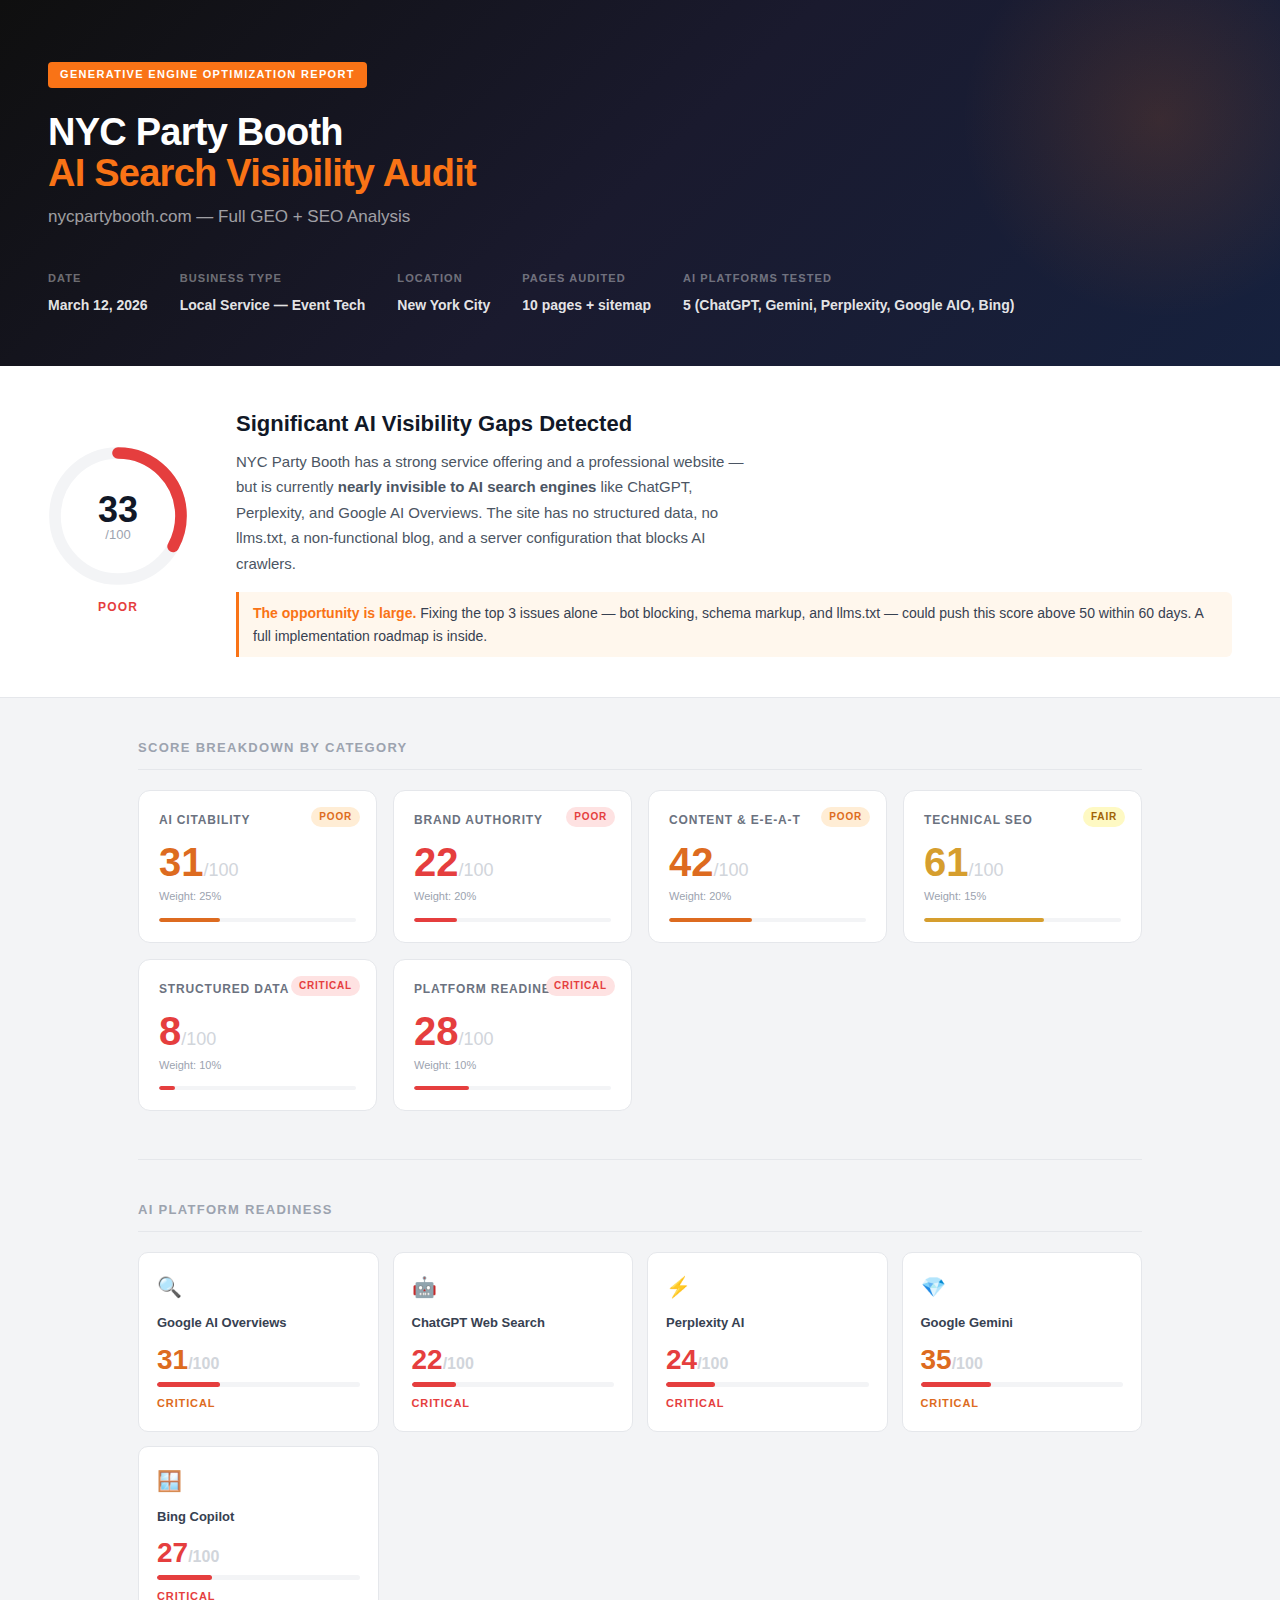
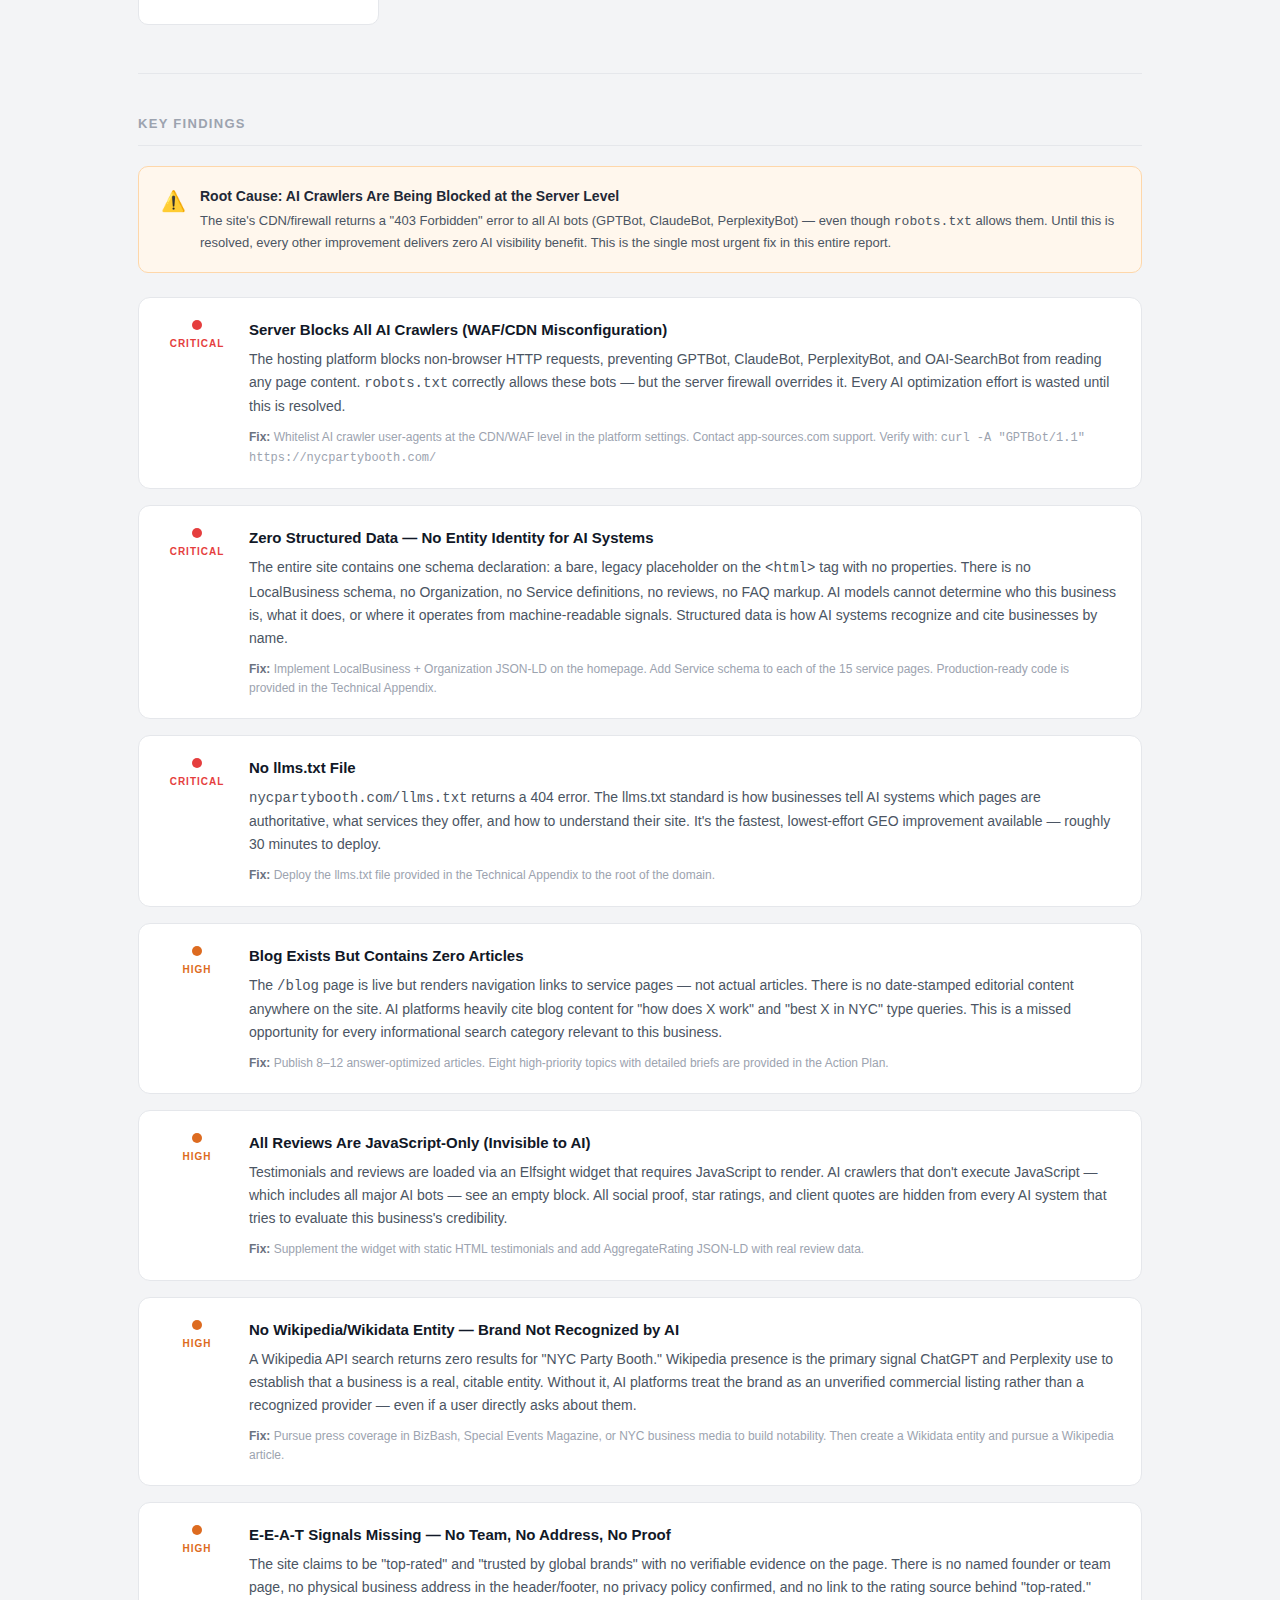
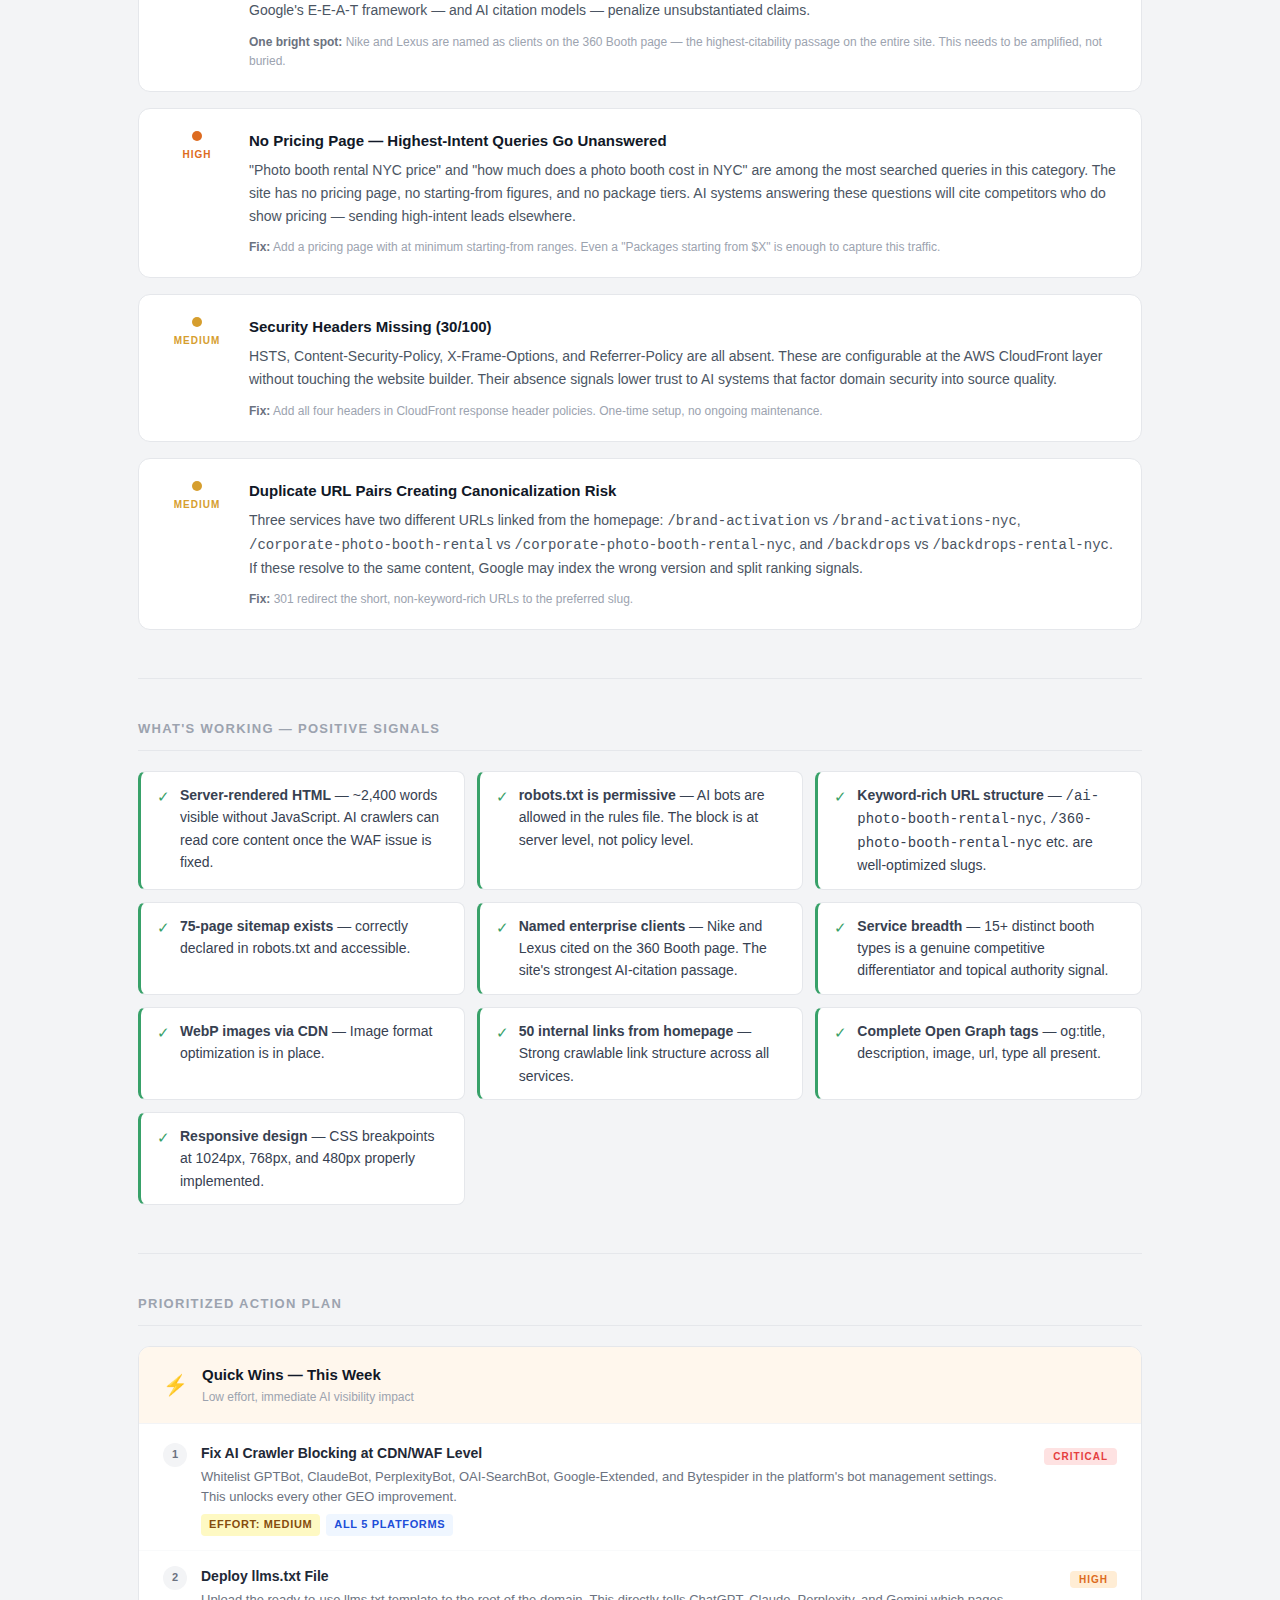
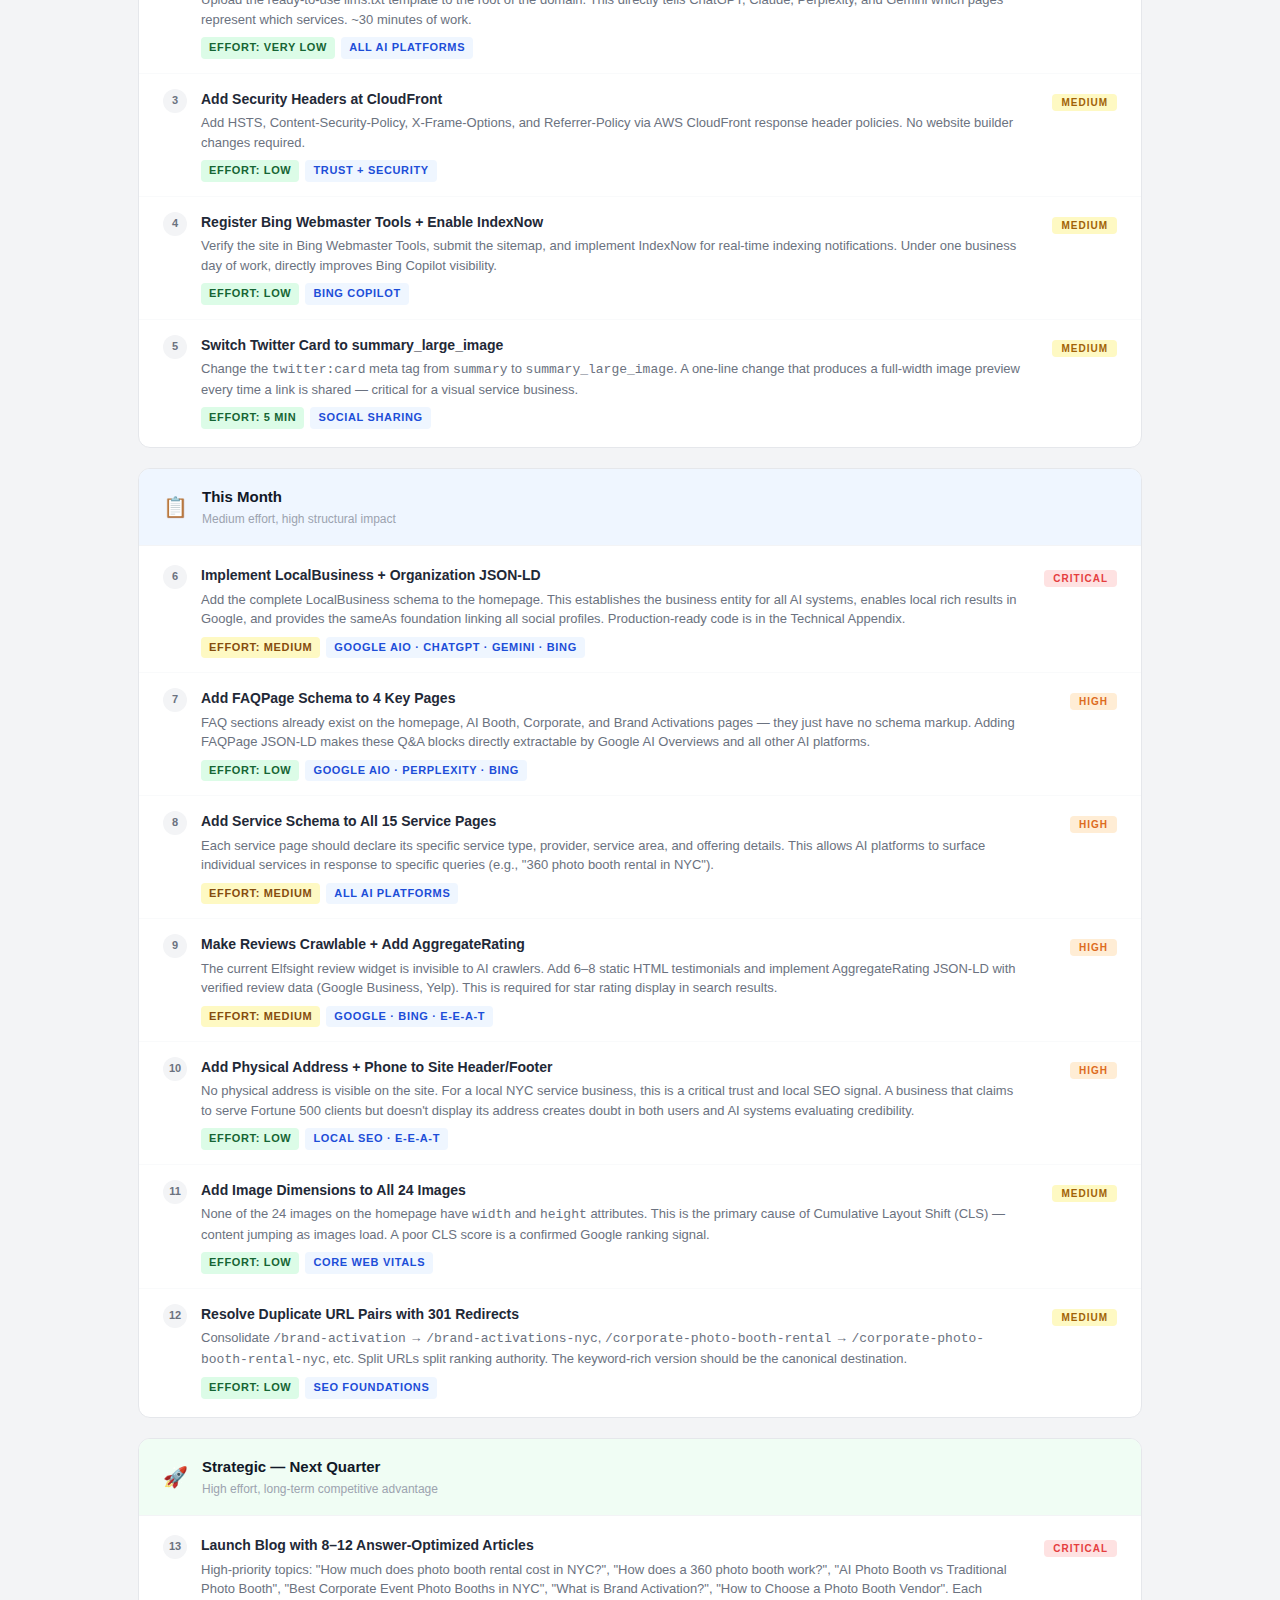
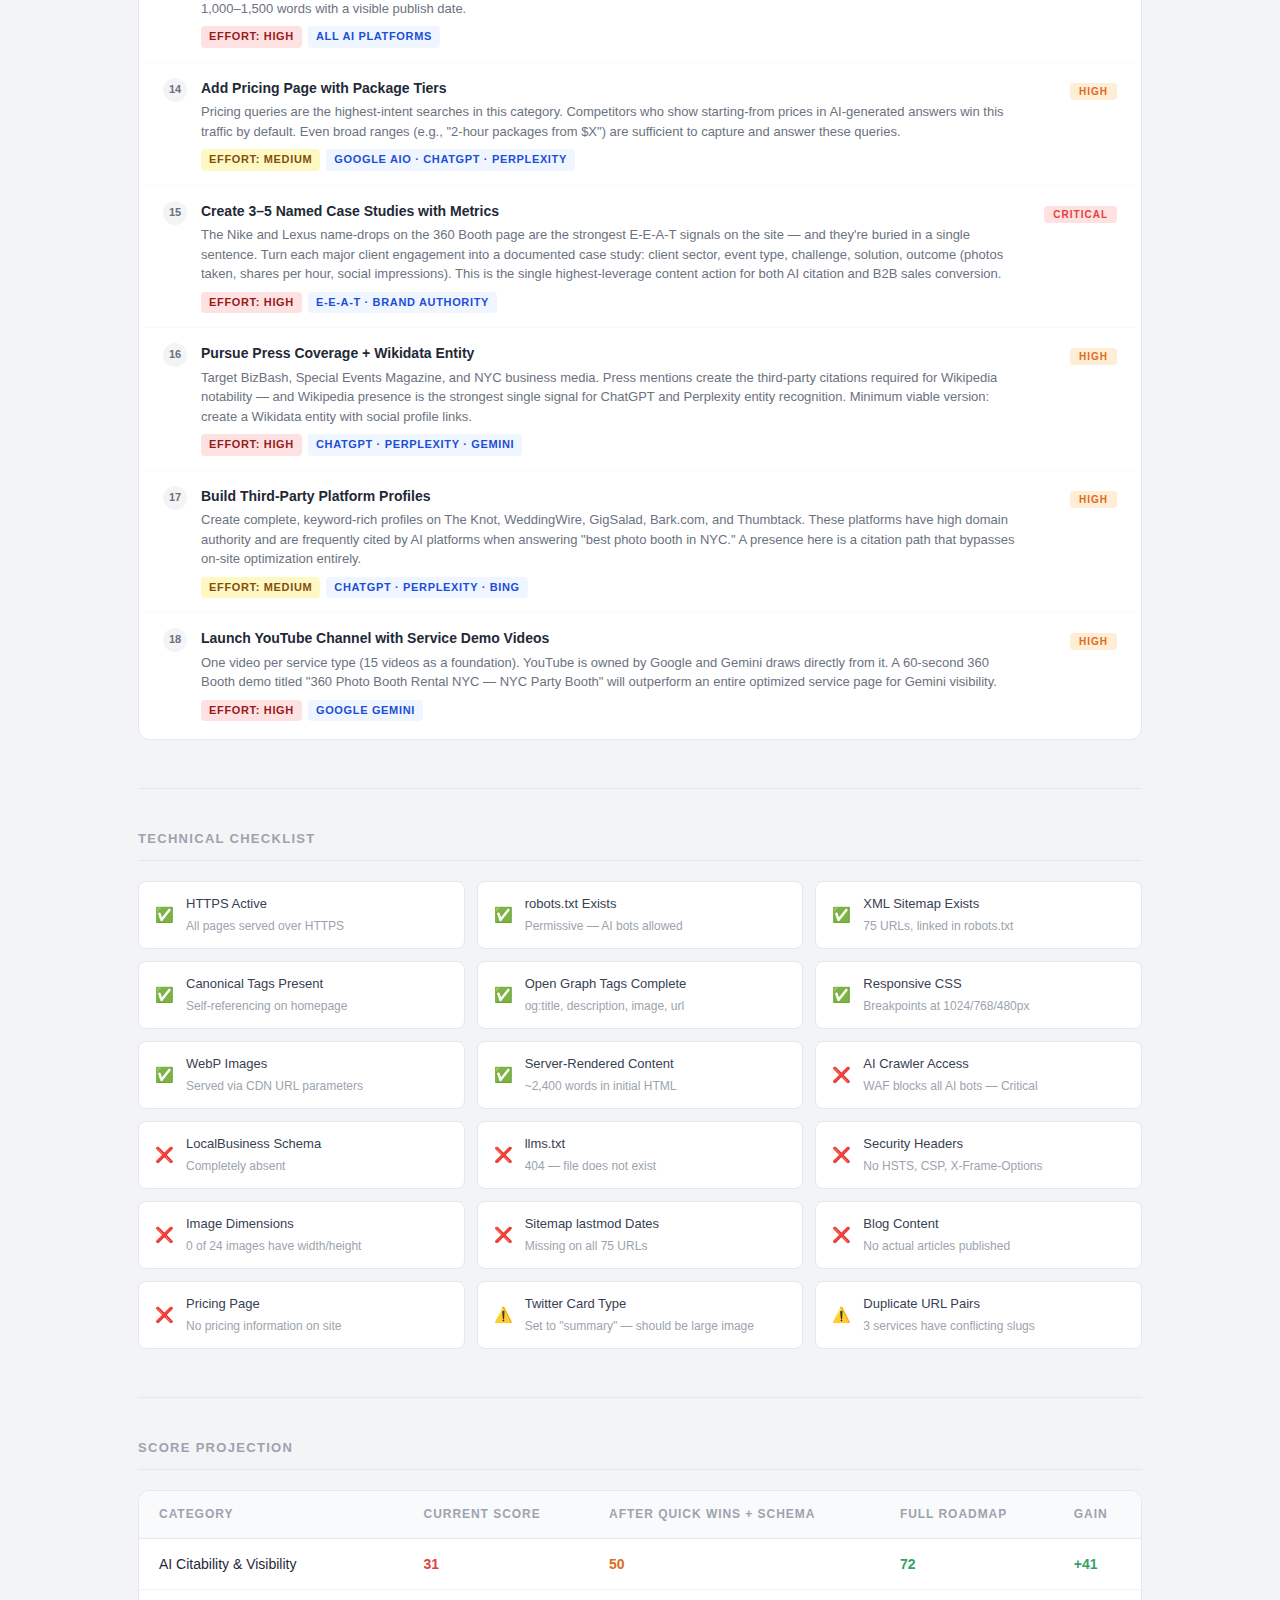
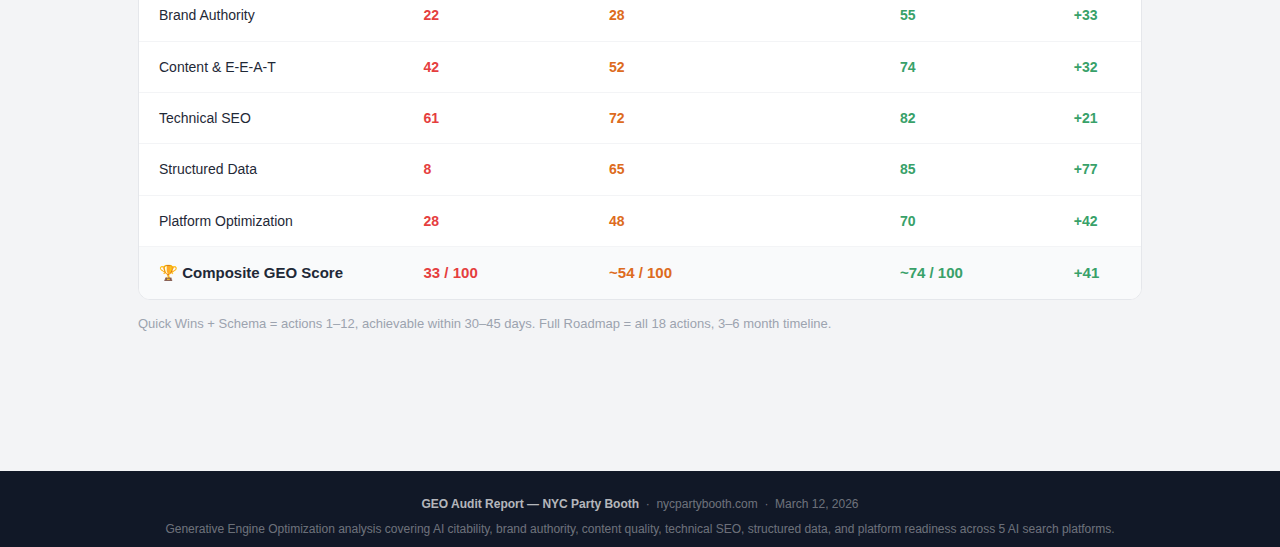
<file: GEO-AUDIT-REPORT-NYCPARTYBOOTH.html>
<!DOCTYPE html>
<html lang="en">
<head>
<meta charset="UTF-8" />
<meta name="viewport" content="width=device-width, initial-scale=1.0" />
<title>GEO Audit Report — NYC Party Booth</title>
<style>
  :root {
    --red:    #e53e3e;
    --orange: #dd6b20;
    --yellow: #d69e2e;
    --green:  #38a169;
    --blue:   #3182ce;
    --purple: #805ad5;
    --gray-50:  #f9fafb;
    --gray-100: #f3f4f6;
    --gray-200: #e5e7eb;
    --gray-300: #d1d5db;
    --gray-400: #9ca3af;
    --gray-500: #6b7280;
    --gray-600: #4b5563;
    --gray-700: #374151;
    --gray-800: #1f2937;
    --gray-900: #111827;
    --accent: #f97316;
    --accent-light: #fff7ed;
  }

  * { box-sizing: border-box; margin: 0; padding: 0; }

  body {
    font-family: -apple-system, BlinkMacSystemFont, 'Segoe UI', Roboto, sans-serif;
    background: var(--gray-100);
    color: var(--gray-800);
    line-height: 1.6;
  }

  /* ── COVER ── */
  .cover {
    background: linear-gradient(135deg, #0f0f0f 0%, #1a1a2e 50%, #16213e 100%);
    color: white;
    padding: 60px 48px 48px;
    position: relative;
    overflow: hidden;
  }
  .cover::before {
    content: '';
    position: absolute;
    top: -80px; right: -80px;
    width: 400px; height: 400px;
    background: radial-gradient(circle, rgba(249,115,22,0.15) 0%, transparent 70%);
    border-radius: 50%;
  }
  .cover-tag {
    display: inline-block;
    background: var(--accent);
    color: white;
    font-size: 11px;
    font-weight: 700;
    letter-spacing: 0.12em;
    text-transform: uppercase;
    padding: 4px 12px;
    border-radius: 4px;
    margin-bottom: 24px;
  }
  .cover h1 {
    font-size: 38px;
    font-weight: 800;
    letter-spacing: -0.02em;
    line-height: 1.1;
    margin-bottom: 8px;
  }
  .cover h1 span { color: var(--accent); }
  .cover-sub {
    font-size: 17px;
    color: rgba(255,255,255,0.6);
    margin-bottom: 40px;
  }
  .cover-meta {
    display: flex;
    gap: 32px;
    flex-wrap: wrap;
  }
  .cover-meta-item label {
    display: block;
    font-size: 11px;
    font-weight: 600;
    letter-spacing: 0.1em;
    text-transform: uppercase;
    color: rgba(255,255,255,0.4);
    margin-bottom: 4px;
  }
  .cover-meta-item span {
    font-size: 14px;
    font-weight: 600;
    color: rgba(255,255,255,0.9);
  }

  /* ── SCORE HERO ── */
  .score-hero {
    background: white;
    border-bottom: 1px solid var(--gray-200);
    padding: 40px 48px;
  }
  .score-hero-inner {
    display: flex;
    align-items: center;
    gap: 48px;
    flex-wrap: wrap;
  }
  .big-score {
    text-align: center;
    flex-shrink: 0;
  }
  .big-score-ring {
    width: 140px;
    height: 140px;
    position: relative;
    margin: 0 auto 12px;
  }
  .big-score-ring svg { width: 100%; height: 100%; transform: rotate(-90deg); }
  .big-score-ring .track { fill: none; stroke: var(--gray-100); stroke-width: 10; }
  .big-score-ring .fill  { fill: none; stroke: var(--red); stroke-width: 10; stroke-linecap: round;
    stroke-dasharray: 339.29; stroke-dashoffset: 227.33; transition: stroke-dashoffset 1s ease; }
  .big-score-num {
    position: absolute;
    top: 50%; left: 50%;
    transform: translate(-50%,-50%);
    font-size: 36px;
    font-weight: 800;
    color: var(--gray-900);
    line-height: 1;
  }
  .big-score-num small { display: block; font-size: 13px; font-weight: 500; color: var(--gray-400); }
  .big-score-label {
    font-size: 12px;
    font-weight: 700;
    text-transform: uppercase;
    letter-spacing: 0.1em;
    color: var(--red);
  }
  .score-summary {
    flex: 1;
    min-width: 260px;
  }
  .score-summary h2 {
    font-size: 22px;
    font-weight: 700;
    margin-bottom: 8px;
    color: var(--gray-900);
  }
  .score-summary p {
    font-size: 15px;
    color: var(--gray-600);
    max-width: 520px;
    line-height: 1.7;
  }
  .score-summary .highlight {
    background: #fff7ed;
    border-left: 3px solid var(--accent);
    padding: 10px 14px;
    border-radius: 0 6px 6px 0;
    margin-top: 16px;
    font-size: 14px;
    color: var(--gray-700);
  }
  .score-summary .highlight strong { color: var(--accent); }

  /* ── LAYOUT ── */
  .container { max-width: 1100px; margin: 0 auto; padding: 40px 48px; }
  .section { margin-bottom: 48px; }
  .section-title {
    font-size: 13px;
    font-weight: 700;
    text-transform: uppercase;
    letter-spacing: 0.1em;
    color: var(--gray-400);
    margin-bottom: 20px;
    padding-bottom: 10px;
    border-bottom: 1px solid var(--gray-200);
  }

  /* ── SCORE GRID ── */
  .score-grid {
    display: grid;
    grid-template-columns: repeat(auto-fill, minmax(200px, 1fr));
    gap: 16px;
  }
  .score-card {
    background: white;
    border-radius: 12px;
    padding: 20px;
    border: 1px solid var(--gray-200);
    position: relative;
    overflow: hidden;
  }
  .score-card-name {
    font-size: 12px;
    font-weight: 600;
    text-transform: uppercase;
    letter-spacing: 0.07em;
    color: var(--gray-500);
    margin-bottom: 12px;
  }
  .score-card-num {
    font-size: 40px;
    font-weight: 800;
    line-height: 1;
    margin-bottom: 4px;
  }
  .score-card-denom {
    font-size: 18px;
    font-weight: 400;
    color: var(--gray-300);
  }
  .score-card-bar {
    height: 4px;
    background: var(--gray-100);
    border-radius: 2px;
    margin-top: 12px;
    overflow: hidden;
  }
  .score-card-bar-fill {
    height: 100%;
    border-radius: 2px;
    transition: width 0.8s ease;
  }
  .score-card-badge {
    position: absolute;
    top: 16px; right: 16px;
    font-size: 10px;
    font-weight: 700;
    text-transform: uppercase;
    letter-spacing: 0.08em;
    padding: 2px 8px;
    border-radius: 20px;
  }
  .score-card-weight {
    font-size: 11px;
    color: var(--gray-400);
    margin-top: 6px;
  }

  .status-critical { color: var(--red); }
  .status-poor     { color: var(--orange); }
  .status-fair     { color: var(--yellow); }
  .status-good     { color: var(--green); }

  .badge-critical { background: #fee2e2; color: var(--red); }
  .badge-poor     { background: #ffedd5; color: var(--orange); }
  .badge-fair     { background: #fef9c3; color: #a16207; }
  .badge-good     { background: #dcfce7; color: var(--green); }

  .bar-critical { background: var(--red); }
  .bar-poor     { background: var(--orange); }
  .bar-fair     { background: var(--yellow); }
  .bar-good     { background: var(--green); }

  /* ── PLATFORM GRID ── */
  .platform-grid {
    display: grid;
    grid-template-columns: repeat(auto-fill, minmax(190px, 1fr));
    gap: 14px;
  }
  .platform-card {
    background: white;
    border-radius: 10px;
    border: 1px solid var(--gray-200);
    padding: 18px;
  }
  .platform-logo {
    font-size: 20px;
    margin-bottom: 10px;
  }
  .platform-name {
    font-size: 13px;
    font-weight: 700;
    color: var(--gray-700);
    margin-bottom: 12px;
  }
  .platform-score {
    font-size: 28px;
    font-weight: 800;
    line-height: 1;
    margin-bottom: 8px;
  }
  .platform-bar {
    height: 5px;
    background: var(--gray-100);
    border-radius: 3px;
    overflow: hidden;
  }
  .platform-bar-fill {
    height: 100%;
    border-radius: 3px;
    background: var(--red);
  }
  .platform-status {
    font-size: 11px;
    font-weight: 600;
    text-transform: uppercase;
    letter-spacing: 0.08em;
    margin-top: 8px;
  }

  /* ── FINDINGS ── */
  .findings-list { display: flex; flex-direction: column; gap: 16px; }
  .finding {
    background: white;
    border-radius: 12px;
    border: 1px solid var(--gray-200);
    padding: 20px 24px;
    display: flex;
    gap: 18px;
    align-items: flex-start;
  }
  .finding-severity {
    flex-shrink: 0;
    width: 68px;
    text-align: center;
    padding-top: 2px;
  }
  .finding-severity-dot {
    width: 10px; height: 10px;
    border-radius: 50%;
    margin: 0 auto 6px;
  }
  .finding-severity-label {
    font-size: 10px;
    font-weight: 700;
    text-transform: uppercase;
    letter-spacing: 0.1em;
  }
  .dot-critical { background: var(--red); }
  .dot-high     { background: var(--orange); }
  .dot-medium   { background: var(--yellow); }
  .dot-low      { background: var(--green); }
  .label-critical { color: var(--red); }
  .label-high     { color: var(--orange); }
  .label-medium   { color: var(--yellow); }
  .label-low      { color: var(--green); }
  .finding-body { flex: 1; }
  .finding-title {
    font-size: 15px;
    font-weight: 700;
    color: var(--gray-900);
    margin-bottom: 6px;
  }
  .finding-desc {
    font-size: 14px;
    color: var(--gray-600);
    line-height: 1.65;
  }
  .finding-impact {
    margin-top: 10px;
    font-size: 12px;
    color: var(--gray-400);
  }
  .finding-impact strong { color: var(--gray-500); }

  /* ── POSITIVE SIGNALS ── */
  .positives-grid {
    display: grid;
    grid-template-columns: repeat(auto-fill, minmax(300px, 1fr));
    gap: 12px;
  }
  .positive-item {
    background: white;
    border-radius: 8px;
    border: 1px solid var(--gray-200);
    border-left: 3px solid var(--green);
    padding: 12px 16px;
    font-size: 14px;
    color: var(--gray-700);
    display: flex;
    gap: 10px;
    align-items: flex-start;
  }
  .positive-item .check { color: var(--green); font-size: 15px; flex-shrink: 0; margin-top: 1px; }

  /* ── ACTION PLAN ── */
  .action-phase {
    background: white;
    border-radius: 12px;
    border: 1px solid var(--gray-200);
    overflow: hidden;
    margin-bottom: 20px;
  }
  .action-phase-header {
    padding: 16px 24px;
    display: flex;
    align-items: center;
    gap: 14px;
    border-bottom: 1px solid var(--gray-100);
  }
  .action-phase-header.quick  { background: #fff7ed; }
  .action-phase-header.month  { background: #eff6ff; }
  .action-phase-header.strat  { background: #f0fdf4; }
  .action-phase-icon { font-size: 20px; }
  .action-phase-title { font-size: 15px; font-weight: 700; color: var(--gray-900); }
  .action-phase-sub   { font-size: 12px; color: var(--gray-400); margin-top: 1px; }
  .action-list { padding: 4px 0; }
  .action-item {
    display: flex;
    gap: 14px;
    align-items: flex-start;
    padding: 14px 24px;
    border-bottom: 1px solid var(--gray-50);
  }
  .action-item:last-child { border-bottom: none; }
  .action-num {
    width: 24px; height: 24px;
    border-radius: 50%;
    background: var(--gray-100);
    color: var(--gray-500);
    font-size: 11px;
    font-weight: 700;
    display: flex;
    align-items: center;
    justify-content: center;
    flex-shrink: 0;
    margin-top: 1px;
  }
  .action-body { flex: 1; }
  .action-title { font-size: 14px; font-weight: 600; color: var(--gray-800); margin-bottom: 3px; }
  .action-desc  { font-size: 13px; color: var(--gray-500); line-height: 1.5; }
  .action-tags  { display: flex; gap: 6px; margin-top: 8px; flex-wrap: wrap; }
  .action-tag {
    font-size: 11px;
    font-weight: 600;
    padding: 2px 8px;
    border-radius: 4px;
    text-transform: uppercase;
    letter-spacing: 0.06em;
  }
  .tag-effort-low    { background: #dcfce7; color: #166534; }
  .tag-effort-medium { background: #fef9c3; color: #854d0e; }
  .tag-effort-high   { background: #fee2e2; color: #991b1b; }
  .tag-platform      { background: #eff6ff; color: #1d4ed8; }
  .action-meta { text-align: right; flex-shrink: 0; min-width: 80px; }
  .action-impact {
    font-size: 10px;
    font-weight: 700;
    text-transform: uppercase;
    letter-spacing: 0.1em;
    padding: 3px 9px;
    border-radius: 4px;
  }
  .impact-critical { background: #fee2e2; color: var(--red); }
  .impact-high     { background: #ffedd5; color: var(--orange); }
  .impact-medium   { background: #fef9c3; color: #a16207; }

  /* ── PROJECTION ── */
  .projection-table {
    width: 100%;
    border-collapse: separate;
    border-spacing: 0;
    background: white;
    border-radius: 12px;
    overflow: hidden;
    border: 1px solid var(--gray-200);
  }
  .projection-table th {
    padding: 14px 20px;
    text-align: left;
    font-size: 12px;
    font-weight: 600;
    text-transform: uppercase;
    letter-spacing: 0.08em;
    color: var(--gray-400);
    background: var(--gray-50);
    border-bottom: 1px solid var(--gray-200);
  }
  .projection-table td {
    padding: 14px 20px;
    font-size: 14px;
    border-bottom: 1px solid var(--gray-100);
    vertical-align: middle;
  }
  .projection-table tr:last-child td { border-bottom: none; }
  .projection-table tr.total td {
    font-weight: 700;
    background: var(--gray-50);
    font-size: 15px;
  }
  .score-now    { color: var(--red);    font-weight: 700; }
  .score-mid    { color: var(--orange); font-weight: 700; }
  .score-target { color: var(--green);  font-weight: 700; }
  .delta { font-size: 12px; color: var(--green); font-weight: 600; }
  .mini-bar-wrap {
    display: flex;
    align-items: center;
    gap: 10px;
  }
  .mini-bar {
    flex: 1;
    height: 6px;
    background: var(--gray-100);
    border-radius: 3px;
    overflow: visible;
    position: relative;
  }
  .mini-bar-now   { position: absolute; height: 100%; background: var(--red);    border-radius: 3px; }
  .mini-bar-target{ position: absolute; height: 100%; background: var(--green);  border-radius: 3px; opacity: 0.3; }

  /* ── TECH CHECKLIST ── */
  .checklist-grid {
    display: grid;
    grid-template-columns: repeat(auto-fill, minmax(280px, 1fr));
    gap: 12px;
  }
  .check-item {
    background: white;
    border-radius: 8px;
    border: 1px solid var(--gray-200);
    padding: 12px 16px;
    display: flex;
    gap: 12px;
    align-items: center;
    font-size: 13px;
    color: var(--gray-700);
  }
  .check-icon { font-size: 15px; flex-shrink: 0; }
  .check-label { font-weight: 500; }
  .check-note  { font-size: 12px; color: var(--gray-400); margin-top: 2px; }

  /* ── FOOTER ── */
  .footer {
    background: var(--gray-900);
    color: rgba(255,255,255,0.4);
    text-align: center;
    font-size: 12px;
    padding: 24px 48px;
    margin-top: 48px;
  }
  .footer strong { color: rgba(255,255,255,0.7); }

  /* ── CALLOUT ── */
  .callout {
    background: #fff7ed;
    border: 1px solid #fed7aa;
    border-radius: 10px;
    padding: 18px 22px;
    display: flex;
    gap: 14px;
    align-items: flex-start;
    margin-bottom: 24px;
  }
  .callout-icon { font-size: 20px; flex-shrink: 0; }
  .callout-title { font-size: 14px; font-weight: 700; color: var(--gray-800); margin-bottom: 4px; }
  .callout-text  { font-size: 13px; color: var(--gray-600); line-height: 1.6; }

  /* Divider */
  hr.section-divider {
    border: none;
    border-top: 1px solid var(--gray-200);
    margin: 0 0 40px 0;
  }

  @media (max-width: 720px) {
    .cover, .score-hero, .container { padding: 28px 20px; }
    .cover h1 { font-size: 26px; }
    .score-hero-inner { gap: 28px; }
  }
</style>
</head>
<body>

<!-- ══ COVER ══════════════════════════════════════════════════════════ -->
<div class="cover">
  <div class="cover-tag">Generative Engine Optimization Report</div>
  <h1>NYC Party Booth<br><span>AI Search Visibility Audit</span></h1>
  <p class="cover-sub">nycpartybooth.com — Full GEO + SEO Analysis</p>
  <div class="cover-meta">
    <div class="cover-meta-item"><label>Date</label><span>March 12, 2026</span></div>
    <div class="cover-meta-item"><label>Business Type</label><span>Local Service — Event Tech</span></div>
    <div class="cover-meta-item"><label>Location</label><span>New York City</span></div>
    <div class="cover-meta-item"><label>Pages Audited</label><span>10 pages + sitemap</span></div>
    <div class="cover-meta-item"><label>AI Platforms Tested</label><span>5 (ChatGPT, Gemini, Perplexity, Google AIO, Bing)</span></div>
  </div>
</div>

<!-- ══ SCORE HERO ══════════════════════════════════════════════════════ -->
<div class="score-hero">
  <div class="score-hero-inner">
    <div class="big-score">
      <div class="big-score-ring">
        <svg viewBox="0 0 120 120">
          <circle class="track" cx="60" cy="60" r="54"/>
          <circle class="fill"  cx="60" cy="60" r="54"/>
        </svg>
        <div class="big-score-num">33<small>/100</small></div>
      </div>
      <div class="big-score-label status-critical">Poor</div>
    </div>
    <div class="score-summary">
      <h2>Significant AI Visibility Gaps Detected</h2>
      <p>NYC Party Booth has a strong service offering and a professional website — but is currently <strong>nearly invisible to AI search engines</strong> like ChatGPT, Perplexity, and Google AI Overviews. The site has no structured data, no llms.txt, a non-functional blog, and a server configuration that blocks AI crawlers.</p>
      <div class="highlight">
        <strong>The opportunity is large.</strong> Fixing the top 3 issues alone — bot blocking, schema markup, and llms.txt — could push this score above 50 within 60 days. A full implementation roadmap is inside.
      </div>
    </div>
  </div>
</div>

<div class="container">

  <!-- ══ SCORE BREAKDOWN ══════════════════════════════════════════════ -->
  <div class="section">
    <div class="section-title">Score Breakdown by Category</div>
    <div class="score-grid">

      <div class="score-card">
        <div class="score-card-name">AI Citability</div>
        <div class="score-card-num status-poor">31<span class="score-card-denom">/100</span></div>
        <div class="score-card-weight">Weight: 25%</div>
        <div class="score-card-bar"><div class="score-card-bar-fill bar-poor" style="width:31%"></div></div>
        <span class="score-card-badge badge-poor">Poor</span>
      </div>

      <div class="score-card">
        <div class="score-card-name">Brand Authority</div>
        <div class="score-card-num status-critical">22<span class="score-card-denom">/100</span></div>
        <div class="score-card-weight">Weight: 20%</div>
        <div class="score-card-bar"><div class="score-card-bar-fill bar-critical" style="width:22%"></div></div>
        <span class="score-card-badge badge-critical">Poor</span>
      </div>

      <div class="score-card">
        <div class="score-card-name">Content & E-E-A-T</div>
        <div class="score-card-num status-poor">42<span class="score-card-denom">/100</span></div>
        <div class="score-card-weight">Weight: 20%</div>
        <div class="score-card-bar"><div class="score-card-bar-fill bar-poor" style="width:42%"></div></div>
        <span class="score-card-badge badge-poor">Poor</span>
      </div>

      <div class="score-card">
        <div class="score-card-name">Technical SEO</div>
        <div class="score-card-num status-fair">61<span class="score-card-denom">/100</span></div>
        <div class="score-card-weight">Weight: 15%</div>
        <div class="score-card-bar"><div class="score-card-bar-fill bar-fair" style="width:61%"></div></div>
        <span class="score-card-badge badge-fair">Fair</span>
      </div>

      <div class="score-card">
        <div class="score-card-name">Structured Data</div>
        <div class="score-card-num status-critical">8<span class="score-card-denom">/100</span></div>
        <div class="score-card-weight">Weight: 10%</div>
        <div class="score-card-bar"><div class="score-card-bar-fill bar-critical" style="width:8%"></div></div>
        <span class="score-card-badge badge-critical">Critical</span>
      </div>

      <div class="score-card">
        <div class="score-card-name">Platform Readiness</div>
        <div class="score-card-num status-critical">28<span class="score-card-denom">/100</span></div>
        <div class="score-card-weight">Weight: 10%</div>
        <div class="score-card-bar"><div class="score-card-bar-fill bar-critical" style="width:28%"></div></div>
        <span class="score-card-badge badge-critical">Critical</span>
      </div>

    </div>
  </div>

  <hr class="section-divider"/>

  <!-- ══ PLATFORM READINESS ══════════════════════════════════════════ -->
  <div class="section">
    <div class="section-title">AI Platform Readiness</div>
    <div class="platform-grid">

      <div class="platform-card">
        <div class="platform-logo">🔍</div>
        <div class="platform-name">Google AI Overviews</div>
        <div class="platform-score status-poor">31<span style="font-size:16px;color:var(--gray-300)">/100</span></div>
        <div class="platform-bar"><div class="platform-bar-fill" style="width:31%"></div></div>
        <div class="platform-status status-poor">Critical</div>
      </div>

      <div class="platform-card">
        <div class="platform-logo">🤖</div>
        <div class="platform-name">ChatGPT Web Search</div>
        <div class="platform-score status-critical">22<span style="font-size:16px;color:var(--gray-300)">/100</span></div>
        <div class="platform-bar"><div class="platform-bar-fill" style="width:22%"></div></div>
        <div class="platform-status status-critical">Critical</div>
      </div>

      <div class="platform-card">
        <div class="platform-logo">⚡</div>
        <div class="platform-name">Perplexity AI</div>
        <div class="platform-score status-critical">24<span style="font-size:16px;color:var(--gray-300)">/100</span></div>
        <div class="platform-bar"><div class="platform-bar-fill" style="width:24%"></div></div>
        <div class="platform-status status-critical">Critical</div>
      </div>

      <div class="platform-card">
        <div class="platform-logo">💎</div>
        <div class="platform-name">Google Gemini</div>
        <div class="platform-score status-poor">35<span style="font-size:16px;color:var(--gray-300)">/100</span></div>
        <div class="platform-bar"><div class="platform-bar-fill" style="width:35%"></div></div>
        <div class="platform-status status-poor">Critical</div>
      </div>

      <div class="platform-card">
        <div class="platform-logo">🪟</div>
        <div class="platform-name">Bing Copilot</div>
        <div class="platform-score status-critical">27<span style="font-size:16px;color:var(--gray-300)">/100</span></div>
        <div class="platform-bar"><div class="platform-bar-fill" style="width:27%"></div></div>
        <div class="platform-status status-critical">Critical</div>
      </div>

    </div>
  </div>

  <hr class="section-divider"/>

  <!-- ══ CRITICAL FINDINGS ══════════════════════════════════════════ -->
  <div class="section">
    <div class="section-title">Key Findings</div>

    <div class="callout">
      <div class="callout-icon">⚠️</div>
      <div>
        <div class="callout-title">Root Cause: AI Crawlers Are Being Blocked at the Server Level</div>
        <div class="callout-text">The site's CDN/firewall returns a "403 Forbidden" error to all AI bots (GPTBot, ClaudeBot, PerplexityBot) — even though <code>robots.txt</code> allows them. Until this is resolved, every other improvement delivers zero AI visibility benefit. This is the single most urgent fix in this entire report.</div>
      </div>
    </div>

    <div class="findings-list">

      <div class="finding">
        <div class="finding-severity">
          <div class="finding-severity-dot dot-critical"></div>
          <div class="finding-severity-label label-critical">Critical</div>
        </div>
        <div class="finding-body">
          <div class="finding-title">Server Blocks All AI Crawlers (WAF/CDN Misconfiguration)</div>
          <div class="finding-desc">The hosting platform blocks non-browser HTTP requests, preventing GPTBot, ClaudeBot, PerplexityBot, and OAI-SearchBot from reading any page content. <code>robots.txt</code> correctly allows these bots — but the server firewall overrides it. Every AI optimization effort is wasted until this is resolved.</div>
          <div class="finding-impact"><strong>Fix:</strong> Whitelist AI crawler user-agents at the CDN/WAF level in the platform settings. Contact app-sources.com support. Verify with: <code>curl -A "GPTBot/1.1" https://nycpartybooth.com/</code></div>
        </div>
      </div>

      <div class="finding">
        <div class="finding-severity">
          <div class="finding-severity-dot dot-critical"></div>
          <div class="finding-severity-label label-critical">Critical</div>
        </div>
        <div class="finding-body">
          <div class="finding-title">Zero Structured Data — No Entity Identity for AI Systems</div>
          <div class="finding-desc">The entire site contains one schema declaration: a bare, legacy placeholder on the <code>&lt;html&gt;</code> tag with no properties. There is no LocalBusiness schema, no Organization, no Service definitions, no reviews, no FAQ markup. AI models cannot determine who this business is, what it does, or where it operates from machine-readable signals. Structured data is how AI systems recognize and cite businesses by name.</div>
          <div class="finding-impact"><strong>Fix:</strong> Implement LocalBusiness + Organization JSON-LD on the homepage. Add Service schema to each of the 15 service pages. Production-ready code is provided in the Technical Appendix.</div>
        </div>
      </div>

      <div class="finding">
        <div class="finding-severity">
          <div class="finding-severity-dot dot-critical"></div>
          <div class="finding-severity-label label-critical">Critical</div>
        </div>
        <div class="finding-body">
          <div class="finding-title">No llms.txt File</div>
          <div class="finding-desc"><code>nycpartybooth.com/llms.txt</code> returns a 404 error. The llms.txt standard is how businesses tell AI systems which pages are authoritative, what services they offer, and how to understand their site. It's the fastest, lowest-effort GEO improvement available — roughly 30 minutes to deploy.</div>
          <div class="finding-impact"><strong>Fix:</strong> Deploy the llms.txt file provided in the Technical Appendix to the root of the domain.</div>
        </div>
      </div>

      <div class="finding">
        <div class="finding-severity">
          <div class="finding-severity-dot dot-high"></div>
          <div class="finding-severity-label label-high">High</div>
        </div>
        <div class="finding-body">
          <div class="finding-title">Blog Exists But Contains Zero Articles</div>
          <div class="finding-desc">The <code>/blog</code> page is live but renders navigation links to service pages — not actual articles. There is no date-stamped editorial content anywhere on the site. AI platforms heavily cite blog content for "how does X work" and "best X in NYC" type queries. This is a missed opportunity for every informational search category relevant to this business.</div>
          <div class="finding-impact"><strong>Fix:</strong> Publish 8–12 answer-optimized articles. Eight high-priority topics with detailed briefs are provided in the Action Plan.</div>
        </div>
      </div>

      <div class="finding">
        <div class="finding-severity">
          <div class="finding-severity-dot dot-high"></div>
          <div class="finding-severity-label label-high">High</div>
        </div>
        <div class="finding-body">
          <div class="finding-title">All Reviews Are JavaScript-Only (Invisible to AI)</div>
          <div class="finding-desc">Testimonials and reviews are loaded via an Elfsight widget that requires JavaScript to render. AI crawlers that don't execute JavaScript — which includes all major AI bots — see an empty block. All social proof, star ratings, and client quotes are hidden from every AI system that tries to evaluate this business's credibility.</div>
          <div class="finding-impact"><strong>Fix:</strong> Supplement the widget with static HTML testimonials and add AggregateRating JSON-LD with real review data.</div>
        </div>
      </div>

      <div class="finding">
        <div class="finding-severity">
          <div class="finding-severity-dot dot-high"></div>
          <div class="finding-severity-label label-high">High</div>
        </div>
        <div class="finding-body">
          <div class="finding-title">No Wikipedia/Wikidata Entity — Brand Not Recognized by AI</div>
          <div class="finding-desc">A Wikipedia API search returns zero results for "NYC Party Booth." Wikipedia presence is the primary signal ChatGPT and Perplexity use to establish that a business is a real, citable entity. Without it, AI platforms treat the brand as an unverified commercial listing rather than a recognized provider — even if a user directly asks about them.</div>
          <div class="finding-impact"><strong>Fix:</strong> Pursue press coverage in BizBash, Special Events Magazine, or NYC business media to build notability. Then create a Wikidata entity and pursue a Wikipedia article.</div>
        </div>
      </div>

      <div class="finding">
        <div class="finding-severity">
          <div class="finding-severity-dot dot-high"></div>
          <div class="finding-severity-label label-high">High</div>
        </div>
        <div class="finding-body">
          <div class="finding-title">E-E-A-T Signals Missing — No Team, No Address, No Proof</div>
          <div class="finding-desc">The site claims to be "top-rated" and "trusted by global brands" with no verifiable evidence on the page. There is no named founder or team page, no physical business address in the header/footer, no privacy policy confirmed, and no link to the rating source behind "top-rated." Google's E-E-A-T framework — and AI citation models — penalize unsubstantiated claims.</div>
          <div class="finding-impact"><strong>One bright spot:</strong> Nike and Lexus are named as clients on the 360 Booth page — the highest-citability passage on the entire site. This needs to be amplified, not buried.</div>
        </div>
      </div>

      <div class="finding">
        <div class="finding-severity">
          <div class="finding-severity-dot dot-high"></div>
          <div class="finding-severity-label label-high">High</div>
        </div>
        <div class="finding-body">
          <div class="finding-title">No Pricing Page — Highest-Intent Queries Go Unanswered</div>
          <div class="finding-desc">"Photo booth rental NYC price" and "how much does a photo booth cost in NYC" are among the most searched queries in this category. The site has no pricing page, no starting-from figures, and no package tiers. AI systems answering these questions will cite competitors who do show pricing — sending high-intent leads elsewhere.</div>
          <div class="finding-impact"><strong>Fix:</strong> Add a pricing page with at minimum starting-from ranges. Even a "Packages starting from $X" is enough to capture this traffic.</div>
        </div>
      </div>

      <div class="finding">
        <div class="finding-severity">
          <div class="finding-severity-dot dot-medium"></div>
          <div class="finding-severity-label label-medium">Medium</div>
        </div>
        <div class="finding-body">
          <div class="finding-title">Security Headers Missing (30/100)</div>
          <div class="finding-desc">HSTS, Content-Security-Policy, X-Frame-Options, and Referrer-Policy are all absent. These are configurable at the AWS CloudFront layer without touching the website builder. Their absence signals lower trust to AI systems that factor domain security into source quality.</div>
          <div class="finding-impact"><strong>Fix:</strong> Add all four headers in CloudFront response header policies. One-time setup, no ongoing maintenance.</div>
        </div>
      </div>

      <div class="finding">
        <div class="finding-severity">
          <div class="finding-severity-dot dot-medium"></div>
          <div class="finding-severity-label label-medium">Medium</div>
        </div>
        <div class="finding-body">
          <div class="finding-title">Duplicate URL Pairs Creating Canonicalization Risk</div>
          <div class="finding-desc">Three services have two different URLs linked from the homepage: <code>/brand-activation</code> vs <code>/brand-activations-nyc</code>, <code>/corporate-photo-booth-rental</code> vs <code>/corporate-photo-booth-rental-nyc</code>, and <code>/backdrops</code> vs <code>/backdrops-rental-nyc</code>. If these resolve to the same content, Google may index the wrong version and split ranking signals.</div>
          <div class="finding-impact"><strong>Fix:</strong> 301 redirect the short, non-keyword-rich URLs to the preferred slug.</div>
        </div>
      </div>

    </div>
  </div>

  <hr class="section-divider"/>

  <!-- ══ POSITIVES ══════════════════════════════════════════════════ -->
  <div class="section">
    <div class="section-title">What's Working — Positive Signals</div>
    <div class="positives-grid">
      <div class="positive-item"><span class="check">✓</span><span><strong>Server-rendered HTML</strong> — ~2,400 words visible without JavaScript. AI crawlers can read core content once the WAF issue is fixed.</span></div>
      <div class="positive-item"><span class="check">✓</span><span><strong>robots.txt is permissive</strong> — AI bots are allowed in the rules file. The block is at server level, not policy level.</span></div>
      <div class="positive-item"><span class="check">✓</span><span><strong>Keyword-rich URL structure</strong> — <code>/ai-photo-booth-rental-nyc</code>, <code>/360-photo-booth-rental-nyc</code> etc. are well-optimized slugs.</span></div>
      <div class="positive-item"><span class="check">✓</span><span><strong>75-page sitemap exists</strong> — correctly declared in robots.txt and accessible.</span></div>
      <div class="positive-item"><span class="check">✓</span><span><strong>Named enterprise clients</strong> — Nike and Lexus cited on the 360 Booth page. The site's strongest AI-citation passage.</span></div>
      <div class="positive-item"><span class="check">✓</span><span><strong>Service breadth</strong> — 15+ distinct booth types is a genuine competitive differentiator and topical authority signal.</span></div>
      <div class="positive-item"><span class="check">✓</span><span><strong>WebP images via CDN</strong> — Image format optimization is in place.</span></div>
      <div class="positive-item"><span class="check">✓</span><span><strong>50 internal links from homepage</strong> — Strong crawlable link structure across all services.</span></div>
      <div class="positive-item"><span class="check">✓</span><span><strong>Complete Open Graph tags</strong> — og:title, description, image, url, type all present.</span></div>
      <div class="positive-item"><span class="check">✓</span><span><strong>Responsive design</strong> — CSS breakpoints at 1024px, 768px, and 480px properly implemented.</span></div>
    </div>
  </div>

  <hr class="section-divider"/>

  <!-- ══ ACTION PLAN ══════════════════════════════════════════════ -->
  <div class="section">
    <div class="section-title">Prioritized Action Plan</div>

    <!-- Quick Wins -->
    <div class="action-phase">
      <div class="action-phase-header quick">
        <div class="action-phase-icon">⚡</div>
        <div>
          <div class="action-phase-title">Quick Wins — This Week</div>
          <div class="action-phase-sub">Low effort, immediate AI visibility impact</div>
        </div>
      </div>
      <div class="action-list">

        <div class="action-item">
          <div class="action-num">1</div>
          <div class="action-body">
            <div class="action-title">Fix AI Crawler Blocking at CDN/WAF Level</div>
            <div class="action-desc">Whitelist GPTBot, ClaudeBot, PerplexityBot, OAI-SearchBot, Google-Extended, and Bytespider in the platform's bot management settings. This unlocks every other GEO improvement.</div>
            <div class="action-tags">
              <span class="action-tag tag-effort-medium">Effort: Medium</span>
              <span class="action-tag tag-platform">All 5 Platforms</span>
            </div>
          </div>
          <div class="action-meta"><span class="action-impact impact-critical">Critical</span></div>
        </div>

        <div class="action-item">
          <div class="action-num">2</div>
          <div class="action-body">
            <div class="action-title">Deploy llms.txt File</div>
            <div class="action-desc">Upload the ready-to-use llms.txt template to the root of the domain. This directly tells ChatGPT, Claude, Perplexity, and Gemini which pages represent which services. ~30 minutes of work.</div>
            <div class="action-tags">
              <span class="action-tag tag-effort-low">Effort: Very Low</span>
              <span class="action-tag tag-platform">All AI Platforms</span>
            </div>
          </div>
          <div class="action-meta"><span class="action-impact impact-high">High</span></div>
        </div>

        <div class="action-item">
          <div class="action-num">3</div>
          <div class="action-body">
            <div class="action-title">Add Security Headers at CloudFront</div>
            <div class="action-desc">Add HSTS, Content-Security-Policy, X-Frame-Options, and Referrer-Policy via AWS CloudFront response header policies. No website builder changes required.</div>
            <div class="action-tags">
              <span class="action-tag tag-effort-low">Effort: Low</span>
              <span class="action-tag tag-platform">Trust + Security</span>
            </div>
          </div>
          <div class="action-meta"><span class="action-impact impact-medium">Medium</span></div>
        </div>

        <div class="action-item">
          <div class="action-num">4</div>
          <div class="action-body">
            <div class="action-title">Register Bing Webmaster Tools + Enable IndexNow</div>
            <div class="action-desc">Verify the site in Bing Webmaster Tools, submit the sitemap, and implement IndexNow for real-time indexing notifications. Under one business day of work, directly improves Bing Copilot visibility.</div>
            <div class="action-tags">
              <span class="action-tag tag-effort-low">Effort: Low</span>
              <span class="action-tag tag-platform">Bing Copilot</span>
            </div>
          </div>
          <div class="action-meta"><span class="action-impact impact-medium">Medium</span></div>
        </div>

        <div class="action-item">
          <div class="action-num">5</div>
          <div class="action-body">
            <div class="action-title">Switch Twitter Card to summary_large_image</div>
            <div class="action-desc">Change the <code>twitter:card</code> meta tag from <code>summary</code> to <code>summary_large_image</code>. A one-line change that produces a full-width image preview every time a link is shared — critical for a visual service business.</div>
            <div class="action-tags">
              <span class="action-tag tag-effort-low">Effort: 5 min</span>
              <span class="action-tag tag-platform">Social Sharing</span>
            </div>
          </div>
          <div class="action-meta"><span class="action-impact impact-medium">Medium</span></div>
        </div>

      </div>
    </div>

    <!-- This Month -->
    <div class="action-phase">
      <div class="action-phase-header month">
        <div class="action-phase-icon">📋</div>
        <div>
          <div class="action-phase-title">This Month</div>
          <div class="action-phase-sub">Medium effort, high structural impact</div>
        </div>
      </div>
      <div class="action-list">

        <div class="action-item">
          <div class="action-num">6</div>
          <div class="action-body">
            <div class="action-title">Implement LocalBusiness + Organization JSON-LD</div>
            <div class="action-desc">Add the complete LocalBusiness schema to the homepage. This establishes the business entity for all AI systems, enables local rich results in Google, and provides the sameAs foundation linking all social profiles. Production-ready code is in the Technical Appendix.</div>
            <div class="action-tags">
              <span class="action-tag tag-effort-medium">Effort: Medium</span>
              <span class="action-tag tag-platform">Google AIO · ChatGPT · Gemini · Bing</span>
            </div>
          </div>
          <div class="action-meta"><span class="action-impact impact-critical">Critical</span></div>
        </div>

        <div class="action-item">
          <div class="action-num">7</div>
          <div class="action-body">
            <div class="action-title">Add FAQPage Schema to 4 Key Pages</div>
            <div class="action-desc">FAQ sections already exist on the homepage, AI Booth, Corporate, and Brand Activations pages — they just have no schema markup. Adding FAQPage JSON-LD makes these Q&A blocks directly extractable by Google AI Overviews and all other AI platforms.</div>
            <div class="action-tags">
              <span class="action-tag tag-effort-low">Effort: Low</span>
              <span class="action-tag tag-platform">Google AIO · Perplexity · Bing</span>
            </div>
          </div>
          <div class="action-meta"><span class="action-impact impact-high">High</span></div>
        </div>

        <div class="action-item">
          <div class="action-num">8</div>
          <div class="action-body">
            <div class="action-title">Add Service Schema to All 15 Service Pages</div>
            <div class="action-desc">Each service page should declare its specific service type, provider, service area, and offering details. This allows AI platforms to surface individual services in response to specific queries (e.g., "360 photo booth rental in NYC").</div>
            <div class="action-tags">
              <span class="action-tag tag-effort-medium">Effort: Medium</span>
              <span class="action-tag tag-platform">All AI Platforms</span>
            </div>
          </div>
          <div class="action-meta"><span class="action-impact impact-high">High</span></div>
        </div>

        <div class="action-item">
          <div class="action-num">9</div>
          <div class="action-body">
            <div class="action-title">Make Reviews Crawlable + Add AggregateRating</div>
            <div class="action-desc">The current Elfsight review widget is invisible to AI crawlers. Add 6–8 static HTML testimonials and implement AggregateRating JSON-LD with verified review data (Google Business, Yelp). This is required for star rating display in search results.</div>
            <div class="action-tags">
              <span class="action-tag tag-effort-medium">Effort: Medium</span>
              <span class="action-tag tag-platform">Google · Bing · E-E-A-T</span>
            </div>
          </div>
          <div class="action-meta"><span class="action-impact impact-high">High</span></div>
        </div>

        <div class="action-item">
          <div class="action-num">10</div>
          <div class="action-body">
            <div class="action-title">Add Physical Address + Phone to Site Header/Footer</div>
            <div class="action-desc">No physical address is visible on the site. For a local NYC service business, this is a critical trust and local SEO signal. A business that claims to serve Fortune 500 clients but doesn't display its address creates doubt in both users and AI systems evaluating credibility.</div>
            <div class="action-tags">
              <span class="action-tag tag-effort-low">Effort: Low</span>
              <span class="action-tag tag-platform">Local SEO · E-E-A-T</span>
            </div>
          </div>
          <div class="action-meta"><span class="action-impact impact-high">High</span></div>
        </div>

        <div class="action-item">
          <div class="action-num">11</div>
          <div class="action-body">
            <div class="action-title">Add Image Dimensions to All 24 Images</div>
            <div class="action-desc">None of the 24 images on the homepage have <code>width</code> and <code>height</code> attributes. This is the primary cause of Cumulative Layout Shift (CLS) — content jumping as images load. A poor CLS score is a confirmed Google ranking signal.</div>
            <div class="action-tags">
              <span class="action-tag tag-effort-low">Effort: Low</span>
              <span class="action-tag tag-platform">Core Web Vitals</span>
            </div>
          </div>
          <div class="action-meta"><span class="action-impact impact-medium">Medium</span></div>
        </div>

        <div class="action-item">
          <div class="action-num">12</div>
          <div class="action-body">
            <div class="action-title">Resolve Duplicate URL Pairs with 301 Redirects</div>
            <div class="action-desc">Consolidate <code>/brand-activation</code> → <code>/brand-activations-nyc</code>, <code>/corporate-photo-booth-rental</code> → <code>/corporate-photo-booth-rental-nyc</code>, etc. Split URLs split ranking authority. The keyword-rich version should be the canonical destination.</div>
            <div class="action-tags">
              <span class="action-tag tag-effort-low">Effort: Low</span>
              <span class="action-tag tag-platform">SEO Foundations</span>
            </div>
          </div>
          <div class="action-meta"><span class="action-impact impact-medium">Medium</span></div>
        </div>

      </div>
    </div>

    <!-- Strategic -->
    <div class="action-phase">
      <div class="action-phase-header strat">
        <div class="action-phase-icon">🚀</div>
        <div>
          <div class="action-phase-title">Strategic — Next Quarter</div>
          <div class="action-phase-sub">High effort, long-term competitive advantage</div>
        </div>
      </div>
      <div class="action-list">

        <div class="action-item">
          <div class="action-num">13</div>
          <div class="action-body">
            <div class="action-title">Launch Blog with 8–12 Answer-Optimized Articles</div>
            <div class="action-desc">High-priority topics: "How much does photo booth rental cost in NYC?", "How does a 360 photo booth work?", "AI Photo Booth vs Traditional Photo Booth", "Best Corporate Event Photo Booths in NYC", "What is Brand Activation?", "How to Choose a Photo Booth Vendor". Each 1,000–1,500 words with a visible publish date.</div>
            <div class="action-tags">
              <span class="action-tag tag-effort-high">Effort: High</span>
              <span class="action-tag tag-platform">All AI Platforms</span>
            </div>
          </div>
          <div class="action-meta"><span class="action-impact impact-critical">Critical</span></div>
        </div>

        <div class="action-item">
          <div class="action-num">14</div>
          <div class="action-body">
            <div class="action-title">Add Pricing Page with Package Tiers</div>
            <div class="action-desc">Pricing queries are the highest-intent searches in this category. Competitors who show starting-from prices in AI-generated answers win this traffic by default. Even broad ranges (e.g., "2-hour packages from $X") are sufficient to capture and answer these queries.</div>
            <div class="action-tags">
              <span class="action-tag tag-effort-medium">Effort: Medium</span>
              <span class="action-tag tag-platform">Google AIO · ChatGPT · Perplexity</span>
            </div>
          </div>
          <div class="action-meta"><span class="action-impact impact-high">High</span></div>
        </div>

        <div class="action-item">
          <div class="action-num">15</div>
          <div class="action-body">
            <div class="action-title">Create 3–5 Named Case Studies with Metrics</div>
            <div class="action-desc">The Nike and Lexus name-drops on the 360 Booth page are the strongest E-E-A-T signals on the site — and they're buried in a single sentence. Turn each major client engagement into a documented case study: client sector, event type, challenge, solution, outcome (photos taken, shares per hour, social impressions). This is the single highest-leverage content action for both AI citation and B2B sales conversion.</div>
            <div class="action-tags">
              <span class="action-tag tag-effort-high">Effort: High</span>
              <span class="action-tag tag-platform">E-E-A-T · Brand Authority</span>
            </div>
          </div>
          <div class="action-meta"><span class="action-impact impact-critical">Critical</span></div>
        </div>

        <div class="action-item">
          <div class="action-num">16</div>
          <div class="action-body">
            <div class="action-title">Pursue Press Coverage + Wikidata Entity</div>
            <div class="action-desc">Target BizBash, Special Events Magazine, and NYC business media. Press mentions create the third-party citations required for Wikipedia notability — and Wikipedia presence is the strongest single signal for ChatGPT and Perplexity entity recognition. Minimum viable version: create a Wikidata entity with social profile links.</div>
            <div class="action-tags">
              <span class="action-tag tag-effort-high">Effort: High</span>
              <span class="action-tag tag-platform">ChatGPT · Perplexity · Gemini</span>
            </div>
          </div>
          <div class="action-meta"><span class="action-impact impact-high">High</span></div>
        </div>

        <div class="action-item">
          <div class="action-num">17</div>
          <div class="action-body">
            <div class="action-title">Build Third-Party Platform Profiles</div>
            <div class="action-desc">Create complete, keyword-rich profiles on The Knot, WeddingWire, GigSalad, Bark.com, and Thumbtack. These platforms have high domain authority and are frequently cited by AI platforms when answering "best photo booth in NYC." A presence here is a citation path that bypasses on-site optimization entirely.</div>
            <div class="action-tags">
              <span class="action-tag tag-effort-medium">Effort: Medium</span>
              <span class="action-tag tag-platform">ChatGPT · Perplexity · Bing</span>
            </div>
          </div>
          <div class="action-meta"><span class="action-impact impact-high">High</span></div>
        </div>

        <div class="action-item">
          <div class="action-num">18</div>
          <div class="action-body">
            <div class="action-title">Launch YouTube Channel with Service Demo Videos</div>
            <div class="action-desc">One video per service type (15 videos as a foundation). YouTube is owned by Google and Gemini draws directly from it. A 60-second 360 Booth demo titled "360 Photo Booth Rental NYC — NYC Party Booth" will outperform an entire optimized service page for Gemini visibility.</div>
            <div class="action-tags">
              <span class="action-tag tag-effort-high">Effort: High</span>
              <span class="action-tag tag-platform">Google Gemini</span>
            </div>
          </div>
          <div class="action-meta"><span class="action-impact impact-high">High</span></div>
        </div>

      </div>
    </div>

  </div>

  <hr class="section-divider"/>

  <!-- ══ TECH CHECKLIST ══════════════════════════════════════════════ -->
  <div class="section">
    <div class="section-title">Technical Checklist</div>
    <div class="checklist-grid">
      <div class="check-item"><span class="check-icon">✅</span><div><div class="check-label">HTTPS Active</div><div class="check-note">All pages served over HTTPS</div></div></div>
      <div class="check-item"><span class="check-icon">✅</span><div><div class="check-label">robots.txt Exists</div><div class="check-note">Permissive — AI bots allowed</div></div></div>
      <div class="check-item"><span class="check-icon">✅</span><div><div class="check-label">XML Sitemap Exists</div><div class="check-note">75 URLs, linked in robots.txt</div></div></div>
      <div class="check-item"><span class="check-icon">✅</span><div><div class="check-label">Canonical Tags Present</div><div class="check-note">Self-referencing on homepage</div></div></div>
      <div class="check-item"><span class="check-icon">✅</span><div><div class="check-label">Open Graph Tags Complete</div><div class="check-note">og:title, description, image, url</div></div></div>
      <div class="check-item"><span class="check-icon">✅</span><div><div class="check-label">Responsive CSS</div><div class="check-note">Breakpoints at 1024/768/480px</div></div></div>
      <div class="check-item"><span class="check-icon">✅</span><div><div class="check-label">WebP Images</div><div class="check-note">Served via CDN URL parameters</div></div></div>
      <div class="check-item"><span class="check-icon">✅</span><div><div class="check-label">Server-Rendered Content</div><div class="check-note">~2,400 words in initial HTML</div></div></div>
      <div class="check-item"><span class="check-icon">❌</span><div><div class="check-label">AI Crawler Access</div><div class="check-note">WAF blocks all AI bots — Critical</div></div></div>
      <div class="check-item"><span class="check-icon">❌</span><div><div class="check-label">LocalBusiness Schema</div><div class="check-note">Completely absent</div></div></div>
      <div class="check-item"><span class="check-icon">❌</span><div><div class="check-label">llms.txt</div><div class="check-note">404 — file does not exist</div></div></div>
      <div class="check-item"><span class="check-icon">❌</span><div><div class="check-label">Security Headers</div><div class="check-note">No HSTS, CSP, X-Frame-Options</div></div></div>
      <div class="check-item"><span class="check-icon">❌</span><div><div class="check-label">Image Dimensions</div><div class="check-note">0 of 24 images have width/height</div></div></div>
      <div class="check-item"><span class="check-icon">❌</span><div><div class="check-label">Sitemap lastmod Dates</div><div class="check-note">Missing on all 75 URLs</div></div></div>
      <div class="check-item"><span class="check-icon">❌</span><div><div class="check-label">Blog Content</div><div class="check-note">No actual articles published</div></div></div>
      <div class="check-item"><span class="check-icon">❌</span><div><div class="check-label">Pricing Page</div><div class="check-note">No pricing information on site</div></div></div>
      <div class="check-item"><span class="check-icon">⚠️</span><div><div class="check-label">Twitter Card Type</div><div class="check-note">Set to "summary" — should be large image</div></div></div>
      <div class="check-item"><span class="check-icon">⚠️</span><div><div class="check-label">Duplicate URL Pairs</div><div class="check-note">3 services have conflicting slugs</div></div></div>
    </div>
  </div>

  <hr class="section-divider"/>

  <!-- ══ SCORE PROJECTION ══════════════════════════════════════════ -->
  <div class="section">
    <div class="section-title">Score Projection</div>
    <table class="projection-table">
      <thead>
        <tr>
          <th>Category</th>
          <th>Current Score</th>
          <th>After Quick Wins + Schema</th>
          <th>Full Roadmap</th>
          <th>Gain</th>
        </tr>
      </thead>
      <tbody>
        <tr>
          <td>AI Citability & Visibility</td>
          <td class="score-now">31</td>
          <td class="score-mid">50</td>
          <td class="score-target">72</td>
          <td class="delta">+41</td>
        </tr>
        <tr>
          <td>Brand Authority</td>
          <td class="score-now">22</td>
          <td class="score-mid">28</td>
          <td class="score-target">55</td>
          <td class="delta">+33</td>
        </tr>
        <tr>
          <td>Content & E-E-A-T</td>
          <td class="score-now">42</td>
          <td class="score-mid">52</td>
          <td class="score-target">74</td>
          <td class="delta">+32</td>
        </tr>
        <tr>
          <td>Technical SEO</td>
          <td class="score-now">61</td>
          <td class="score-mid">72</td>
          <td class="score-target">82</td>
          <td class="delta">+21</td>
        </tr>
        <tr>
          <td>Structured Data</td>
          <td class="score-now">8</td>
          <td class="score-mid">65</td>
          <td class="score-target">85</td>
          <td class="delta">+77</td>
        </tr>
        <tr>
          <td>Platform Optimization</td>
          <td class="score-now">28</td>
          <td class="score-mid">48</td>
          <td class="score-target">70</td>
          <td class="delta">+42</td>
        </tr>
        <tr class="total">
          <td>🏆 Composite GEO Score</td>
          <td class="score-now">33 / 100</td>
          <td class="score-mid">~54 / 100</td>
          <td class="score-target">~74 / 100</td>
          <td class="delta">+41</td>
        </tr>
      </tbody>
    </table>
    <p style="margin-top:14px;font-size:13px;color:var(--gray-400);">Quick Wins + Schema = actions 1–12, achievable within 30–45 days. Full Roadmap = all 18 actions, 3–6 month timeline.</p>
  </div>

</div>

<!-- ══ FOOTER ══════════════════════════════════════════════════════ -->
<div class="footer">
  <strong>GEO Audit Report — NYC Party Booth</strong> &nbsp;·&nbsp; nycpartybooth.com &nbsp;·&nbsp; March 12, 2026<br>
  <span style="margin-top:6px;display:block;">Generative Engine Optimization analysis covering AI citability, brand authority, content quality, technical SEO, structured data, and platform readiness across 5 AI search platforms.</span>
</div>

</body>
</html>
</file>
